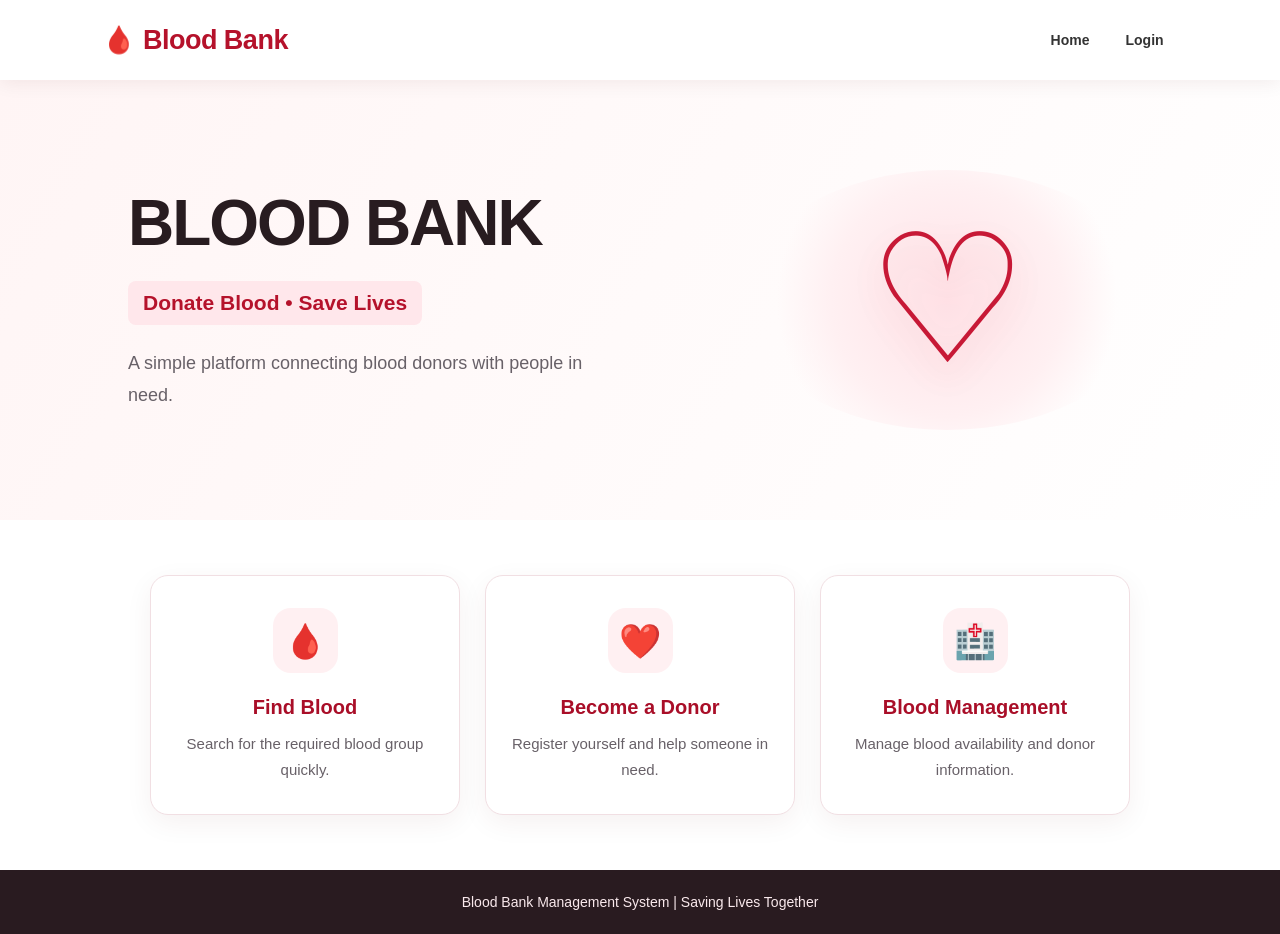
<file: index.html>
<!DOCTYPE html>
<html>
<head>
    <title>Blood Bank Management System</title>
<link rel="stylesheet"href="style.css">
   
</head>

<body>

    <header>
        <div class="logo">🩸 Blood Bank</div>

        
           
<nav>
    <a href="index.html">Home</a>
    <a href="login.html">Login</a>
</nav>

             
        </nav>
    </header>


    <section class="hero">

        <div class="text">

            <h1>BLOOD BANK</h1>

            <div class="tagline">
                Donate Blood • Save Lives
            </div>

            <p>
                A simple platform connecting blood donors
                with people in need.
            </p>

        </div>


        <div class="medical">

            <div class="heart">♡</div>

            <div class="heartbeat"></div>

        </div>

    </section>


    <section class="cards">

        <div class="card">

            <div class="icon">🩸</div>

            <h3>Find Blood</h3>

            <p>
                Search for the required blood
                group quickly.
            </p>

        </div>


        <div class="card">

            <div class="icon">❤️</div>

            <h3>Become a Donor</h3>

            <p>
                Register yourself and help
                someone in need.
            </p>

        </div>


        <div class="card">

            <div class="icon">🏥</div>

            <h3>Blood Management</h3>

            <p>
                Manage blood availability
                and donor information.
            </p>

        </div>

    </section>


    <footer>
        Blood Bank Management System | Saving Lives Together
    </footer>

</body>
</html>
</file>
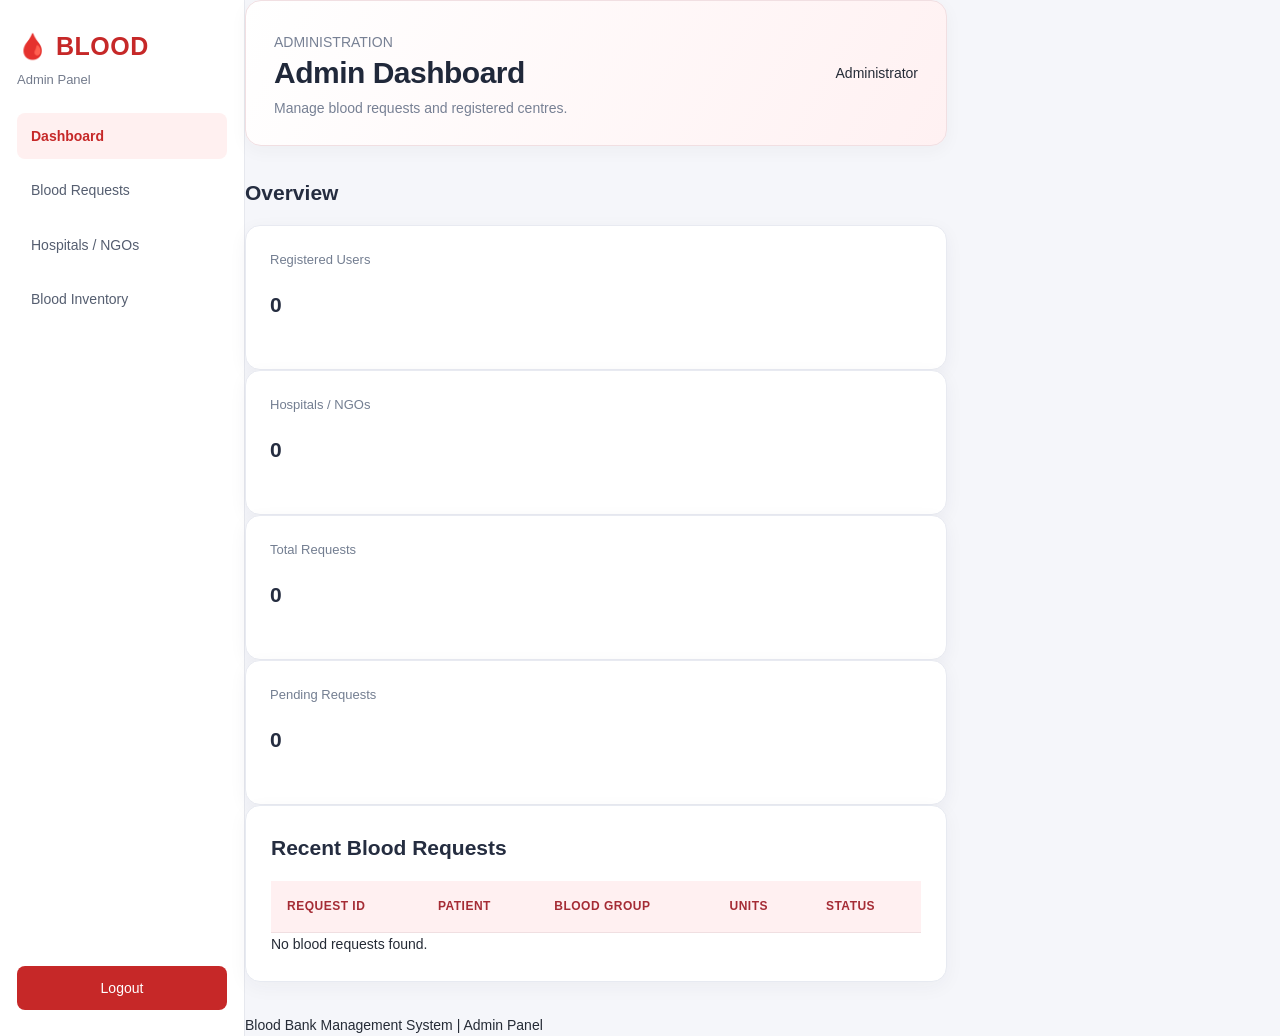
<file: admin-dashboard.html>
<!DOCTYPE html>
<html lang="en">
<head>
    <meta charset="UTF-8">
    <meta name="viewport" content="width=device-width, initial-scale=1.0">
    <title>Admin Dashboard | Blood Bank</title>
    <link rel="stylesheet" href="./admin-dashboard.css">
    <script src="admin-dashboard.js" defer></script>
</head>
<body>
    <div class="layout">
        <aside class="sidebar">
            <h2>🩸 BLOOD </h2>
            <p class="subtitle">Admin Panel</p>

            <nav>
                <a href="#overview" class="nav-link active" data-section="overview">Dashboard</a>
                <a href="#requests" class="nav-link" data-section="requests">Blood Requests</a>
                <a href="#centres" class="nav-link" data-section="centres">Hospitals / NGOs</a>
                <a href="#inventory" class="nav-link" data-section="inventory">Blood Inventory</a>
            </nav>

            <button id="logoutBtn" class="logout">Logout</button>
        </aside>

        <main class="main">
            <header class="topbar">
                <div>
                    <p class="eyebrow">ADMINISTRATION</p>
                    <h1>Admin Dashboard</h1>
                    <p class="muted">Manage blood requests and registered centres.</p>
                </div>
                <span class="account">Administrator</span>
            </header>

            <section id="overview" class="page-section">
                <h2>Overview</h2>

                <div class="stats">
                    <article class="stat-card">
                        <p>Registered Users</p>
                        <h2 id="totalUsers">0</h2>
                    </article>
                    <article class="stat-card">
                        <p>Hospitals / NGOs</p>
                        <h2 id="totalCentres">0</h2>
                    </article>
                    <article class="stat-card">
                        <p>Total Requests</p>
                        <h2 id="totalRequests">0</h2>
                    </article>
                    <article class="stat-card">
                        <p>Pending Requests</p>
                        <h2 id="pendingRequests">0</h2>
                    </article>
                </div>

                <article class="panel">
                    <h2>Recent Blood Requests</h2>
                    <div class="table-wrap">
                        <table>
                            <thead>
                                <tr>
                                    <th>Request ID</th>
                                    <th>Patient</th>
                                    <th>Blood Group</th>
                                    <th>Units</th>
                                    <th>Status</th>
                                </tr>
                            </thead>
                            <tbody id="recentTableBody"></tbody>
                        </table>
                    </div>
                    <p id="recentEmpty" class="empty">No blood requests found.</p>
                </article>
            </section>

            <section id="requests" class="page-section hidden">
                <h2>Blood Requests</h2>
                <p class="muted">Review requests and assign them to a registered centre.</p>

                <article class="panel">
                    <div class="table-wrap">
                        <table>
                            <thead>
                                <tr>
                                    <th>Request ID</th>
                                    <th>Patient</th>
                                    <th>Blood Group</th>
                                    <th>Units</th>
                                    <th>Status</th>
                                    <th>Assign Centre</th>
                                    <th>Action</th>
                                </tr>
                            </thead>
                            <tbody id="requestsTableBody"></tbody>
                        </table>
                    </div>
                    <p id="requestsEmpty" class="empty">No blood requests found.</p>
                    <p id="requestMessage" class="success-message"></p>
                </article>
            </section>

            <section id="centres" class="page-section hidden">
                <h2>Registered Hospitals / NGOs</h2>
                <p class="muted">Centres registered through the registration form.</p>

                <article class="panel">
                    <div class="table-wrap">
                        <table>
                            <thead>
                                <tr>
                                    <th>Name</th>
                                    <th>Email</th>
                                    <th>Role</th>
                                    <th>Phone</th>
                                </tr>
                            </thead>
                            <tbody id="centresTableBody"></tbody>
                        </table>
                    </div>
                    <p id="centresEmpty" class="empty">No registered hospitals or NGOs found.</p>
                </article>
            </section>

            <section id="inventory" class="page-section hidden">
                <h2>Blood Inventory Overview</h2>
                <p class="muted">Shows inventory saved in this browser by the centre dashboard.</p>

                <div id="inventoryGrid" class="blood-grid"></div>

                <p class="notice">
                    This is a front-end demo. Inventory is not yet separated by centre
                    and is not connected to a shared database.
                </p>
            </section>

            <footer>Blood Bank Management System | Admin Panel</footer>
        </main>
    </div>
</body>
</html>
</file>
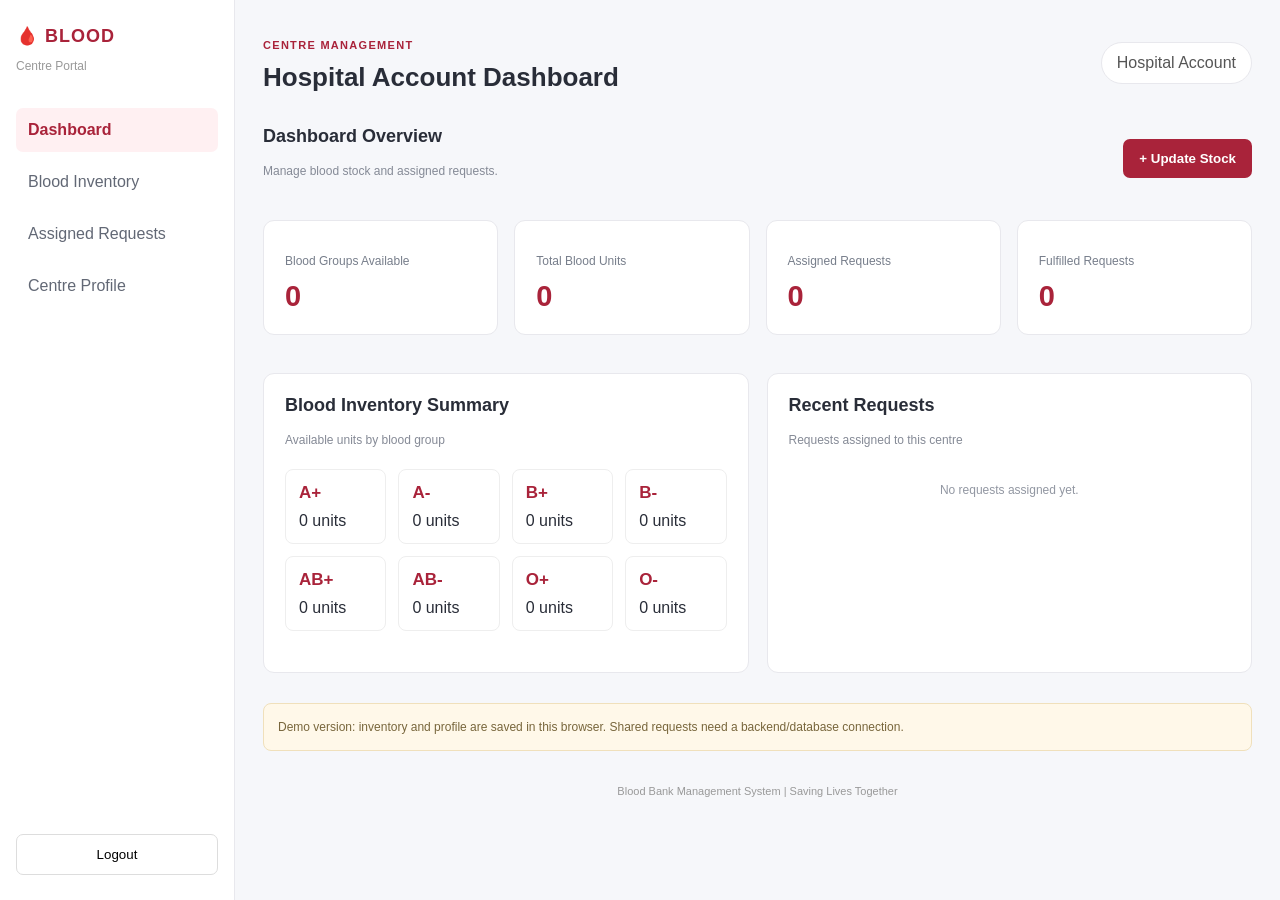
<file: hospital-dashboard.html>
<!DOCTYPE html>
<html lang="en">
<head>
    <meta charset="UTF-8">
    <meta name="viewport" content="width=device-width, initial-scale=1.0">
    <title>Hospital / NGO Dashboard</title>
    <link rel="stylesheet" href="hospital-dashboard.css">
    <script src="hospital-dashboard.js" defer></script>
</head>
<body>
    <div class="layout">
        <aside class="sidebar">
            <h2>🩸 BLOOD</h2>
            <p class="subtitle">Centre Portal</p>

            <nav>
                <a href="#dashboard" class="nav-link active" data-section="dashboard">Dashboard</a>
                <a href="#inventory" class="nav-link" data-section="inventory">Blood Inventory</a>
                <a href="#requests" class="nav-link" data-section="requests">Assigned Requests</a>
                <a href="#profile" class="nav-link" data-section="profile">Centre Profile</a>
            </nav>

            <button id="logoutBtn" class="logout">Logout</button>
        </aside>

        <main class="main">
            <header class="topbar">
                <div>
                    <p class="eyebrow">CENTRE MANAGEMENT</p>
                    <h1 id="welcomeTitle">Hospital / NGO Dashboard</h1>
                </div>
                <span class="account" id="accountName">Centre Account</span>
            </header>

            <section id="dashboard" class="page-section">
                <div class="heading-row">
                    <div>
                        <h2>Dashboard Overview</h2>
                        <p class="muted">Manage blood stock and assigned requests.</p>
                    </div>
                    <button class="primary" data-go="inventory">+ Update Stock</button>
                </div>

                <div class="stats">
                    <article class="stat-card">
                        <p>Blood Groups Available</p>
                        <h2 id="groupsListed">0</h2>
                    </article>
                    <article class="stat-card">
                        <p>Total Blood Units</p>
                        <h2 id="totalUnits">0</h2>
                    </article>
                    <article class="stat-card">
                        <p>Assigned Requests</p>
                        <h2 id="totalRequests">0</h2>
                    </article>
                    <article class="stat-card">
                        <p>Fulfilled Requests</p>
                        <h2 id="fulfilledRequests">0</h2>
                    </article>
                </div>

                <div class="columns">
                    <article class="panel">
                        <h2>Blood Inventory Summary</h2>
                        <p class="muted">Available units by blood group</p>
                        <div id="inventorySummary" class="blood-grid"></div>
                    </article>

                    <article class="panel">
                        <h2>Recent Requests</h2>
                        <p class="muted">Requests assigned to this centre</p>
                        <div id="recentRequests">
                            <p class="empty">No requests assigned yet.</p>
                        </div>
                    </article>
                </div>

                <p class="notice">
                    Demo version: inventory and profile are saved in this browser.
                    Shared requests need a backend/database connection.
                </p>
            </section>

            <section id="inventory" class="page-section hidden">
                <div class="section-heading">
                    <h2>Blood Inventory</h2>
                    <p class="muted">Update the available units for every blood group.</p>
                </div>

                <form id="inventoryForm" class="panel">
                    <div id="inventoryFields" class="blood-grid"></div>
                    <button class="primary" type="submit">Save Inventory</button>
                    <p id="inventoryMessage" class="success-message"></p>
                </form>
            </section>

            <section id="requests" class="page-section hidden">
                <div class="section-heading">
                    <h2>Assigned Requests</h2>
                    <p class="muted">Review requests assigned by the admin.</p>
                </div>

                <article class="panel">
                    <div class="table-wrap">
                        <table>
                            <thead>
                                <tr>
                                    <th>Request ID</th>
                                    <th>Patient</th>
                                    <th>Blood Group</th>
                                    <th>Units</th>
                                    <th>Status</th>
                                    <th>Update Status</th>
                                </tr>
                            </thead>
                            <tbody id="requestsTableBody"></tbody>
                        </table>
                    </div>
                    <p id="requestsEmpty" class="empty">
                        No requests assigned to this centre yet.
                    </p>
                </article>
            </section>

            <section id="profile" class="page-section hidden">
                <div class="section-heading">
                    <h2>Centre Profile</h2>
                    <p class="muted">Add your hospital or NGO details.</p>
                </div>

                <form id="profileForm" class="panel profile-form">
                    <label>Centre Type
                        <select id="centreType" required>
                            <option value="Hospital">Hospital</option>
                            <option value="NGO">NGO</option>
                        </select>
                    </label>

                    <label>Hospital / NGO Name
                        <input id="centreName" type="text" required placeholder="Enter centre name">
                    </label>

                    <label>Contact Number
                        <input id="centrePhone" type="tel" pattern="[0-9]{10}" maxlength="10"
                               required placeholder="10-digit mobile number">
                    </label>

                    <label>City
                        <input id="centreCity" type="text" required placeholder="Enter city">
                    </label>

                    <label>Email Address
                        <input id="centreEmail" type="email" placeholder="Enter email address">
                    </label>

                    <button class="primary" type="submit">Save Profile</button>
                    <p id="profileMessage" class="success-message"></p>
                </form>
            </section>

            <footer>Blood Bank Management System | Saving Lives Together</footer>
        </main>
    </div>
</body>
</html>
</file>
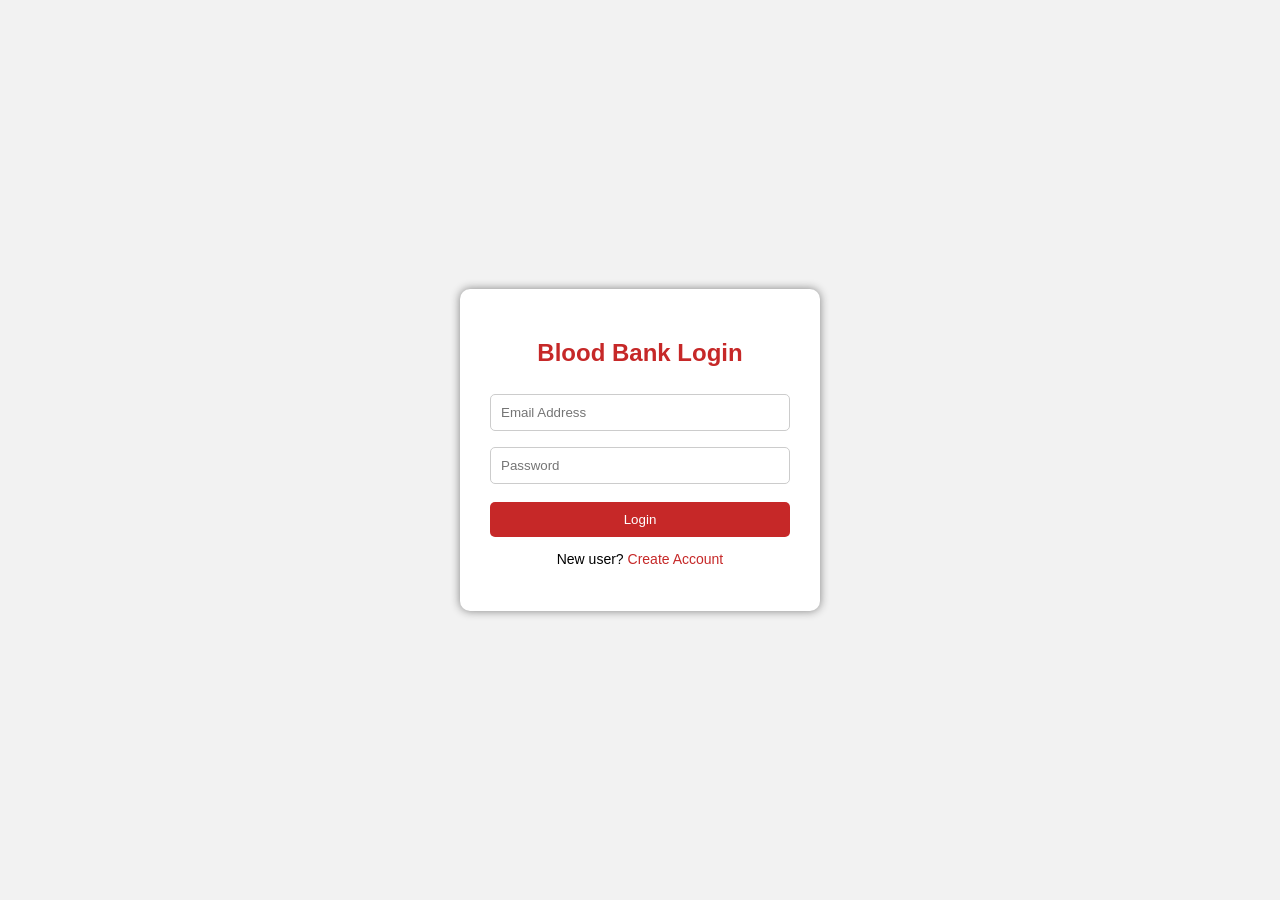
<file: login.html>
<!DOCTYPE html>
<html lang="en">
<head>
    <meta charset="UTF-8">
    <meta name="viewport" content="width=device-width, initial-scale=1.0">
    <title>Blood Bank - Login</title>
    <link rel="stylesheet" href="login.css">
</head>
<body>

    <div class="login">
        <div id="loginForm">
            <h2>Blood Bank Login</h2>

            <form id="login">
                <input type="email" id="loginEmail"
                    placeholder="Email Address" required>

                <input type="password" id="loginPassword"
                    placeholder="Password" required>

                <button type="submit">Login</button>
            </form>

            <p>New user?
                <a href="#" id="showRegister">Create Account</a>
            </p>
        </div>

        <div id="registerForm" class="hidden">
            <h2>Create Account</h2>

            <form id="register">
                <input type="text" id="name"
                    placeholder="Full Name" required>

                <input type="email" id="email"
                    placeholder="Email Address" required>

                <input type="tel" id="phone"
                    placeholder="Mobile Number"
                    pattern="[0-9]{10}" maxlength="10" required>

                <select id="role" required>
                    <option value="">Select User Type</option>
                    <option value="user">Blood Requester</option>
                    <option value="hospital">hospital</option>
                     <option value="ngo">NGO</option>
                </select>

                <input type="password" id="password"
                    placeholder="Create Password"
                    minlength="6" required>

                <button type="submit">Register</button>
            </form>

            <p>Already registered?
                <a href="#" id="showLogin">Login</a>
            </p>
        </div>

        <p id="message"></p>
    </div>

    <script src="login.js"></script>
</body>
</html>
</file>
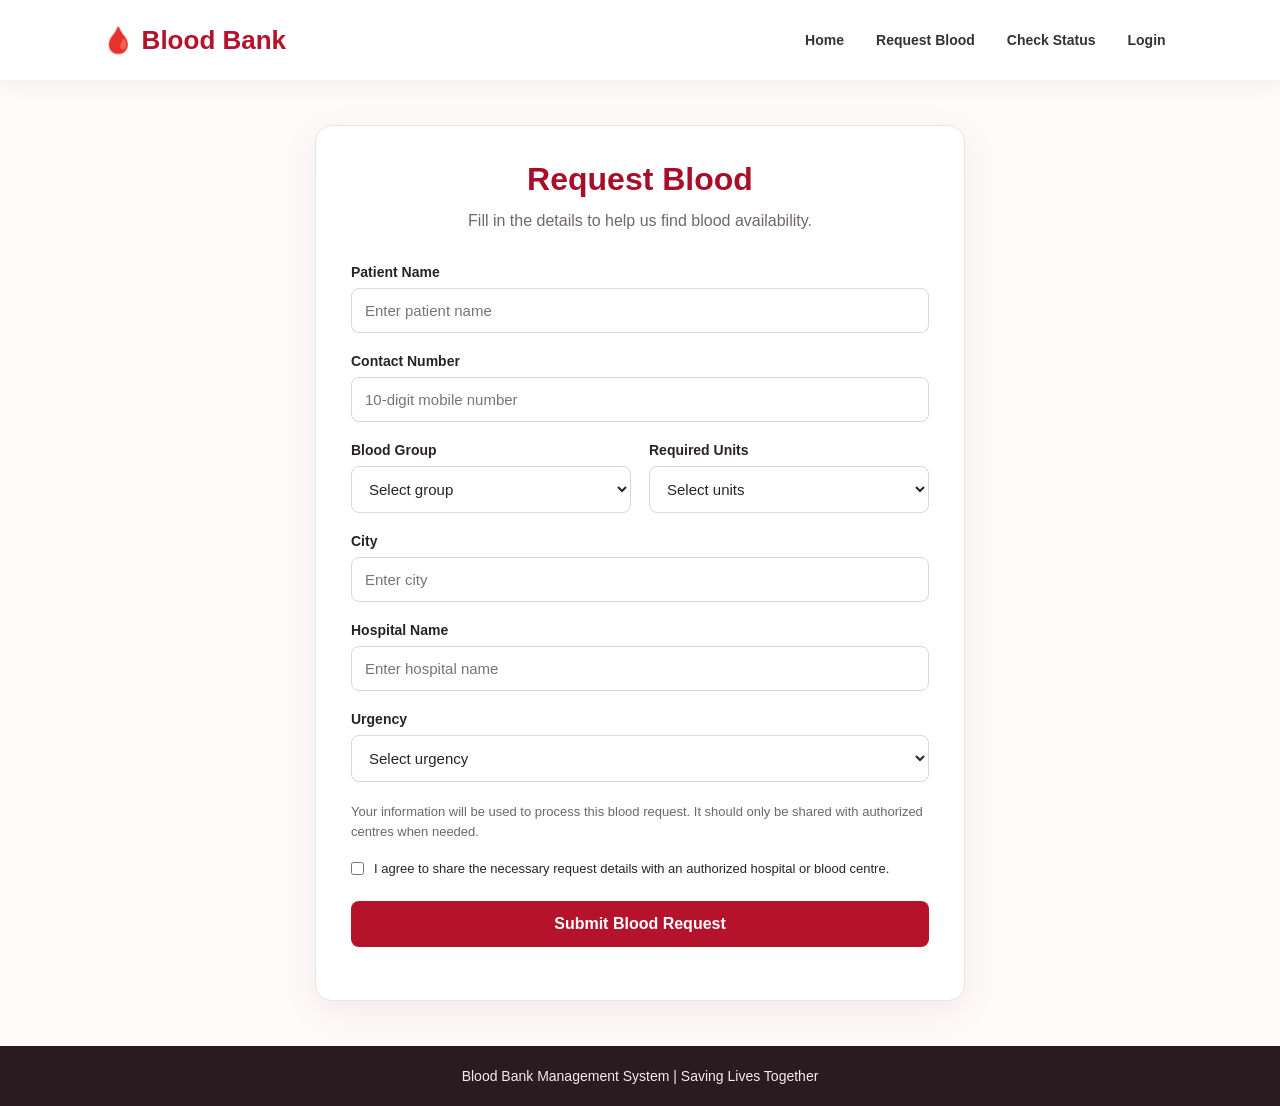
<file: request.html>
<!DOCTYPE html>
<html lang="en">
<head>
    <meta charset="UTF-8">
    <meta name="viewport" content="width=device-width, initial-scale=1.0">
    <title>Request Blood | Blood Bank</title>
    <link rel="stylesheet" href="request.css">
</head>
<body>

    <header>
        <div class="logo">🩸 Blood Bank</div>
        <nav>
            <a href="index.html">Home</a>
            <a href="request.html">Request Blood</a>
            <a href="status.html">Check Status</a>
            <a href="login.html">Login</a>
        </nav>
    </header>

    <main class="request-container">
        <div class="page-heading">
            <h1>Request Blood</h1>
            <p>Fill in the details to help us find blood availability.</p>
        </div>

        <form id="bloodRequestForm">
            <div class="form-group">
                <label for="patientName">Patient Name</label>
                <input type="text" id="patientName"
                       placeholder="Enter patient name" required>
            </div>

            <div class="form-group">
                <label for="contact">Contact Number</label>
                <input type="tel" id="contact"
                       placeholder="10-digit mobile number"
                       pattern="[6-9][0-9]{9}"
                       maxlength="10" required>
            </div>

            <div class="form-row">
                <div class="form-group">
                    <label for="bloodGroup">Blood Group</label>
                    <select id="bloodGroup" required>
                        <option value="">Select group</option>
                        <option>A+</option>
                        <option>A-</option>
                        <option>B+</option>
                        <option>B-</option>
                        <option>AB+</option>
                        <option>AB-</option>
                        <option>O+</option>
                        <option>O-</option>
                    </select>
                </div>

                <div class="form-group">
                    <label for="units">Required Units</label>
                    <select id="units" required>
                        <option value="">Select units</option>
                        <option value="1">1 unit</option>
                        <option value="2">2 units</option>
                        <option value="3">3 units</option>
                        <option value="4">4 units</option>
                        <option value="5">5 units</option>
                    </select>
                </div>
            </div>

            <div class="form-group">
                <label for="city">City</label>
                <input type="text" id="city"
                       placeholder="Enter city" required>
            </div>

            <div class="form-group">
                <label for="hospital">Hospital Name</label>
                <input type="text" id="hospital"
                       placeholder="Enter hospital name" required>
            </div>

            <div class="form-group">
                <label for="urgency">Urgency</label>
                <select id="urgency" required>
                    <option value="">Select urgency</option>
                    <option value="Normal">Normal</option>
                    <option value="Urgent">Urgent</option>
                    <option value="Emergency">Emergency</option>
                </select>
            </div>

            <p class="privacy-note">
                Your information will be used to process this blood request.
                It should only be shared with authorized centres when needed.
            </p>

            <label class="consent">
                <input type="checkbox" id="consent" required>
                I agree to share the necessary request details with an
                authorized hospital or blood centre.
            </label>

            <button type="submit">Submit Blood Request</button>
            <p id="message" role="status" aria-live="polite"></p>
        </form>
    </main>

    <footer>
        Blood Bank Management System | Saving Lives Together
    </footer>

    <script src="request.js"></script>
</body>
</html>
</file>
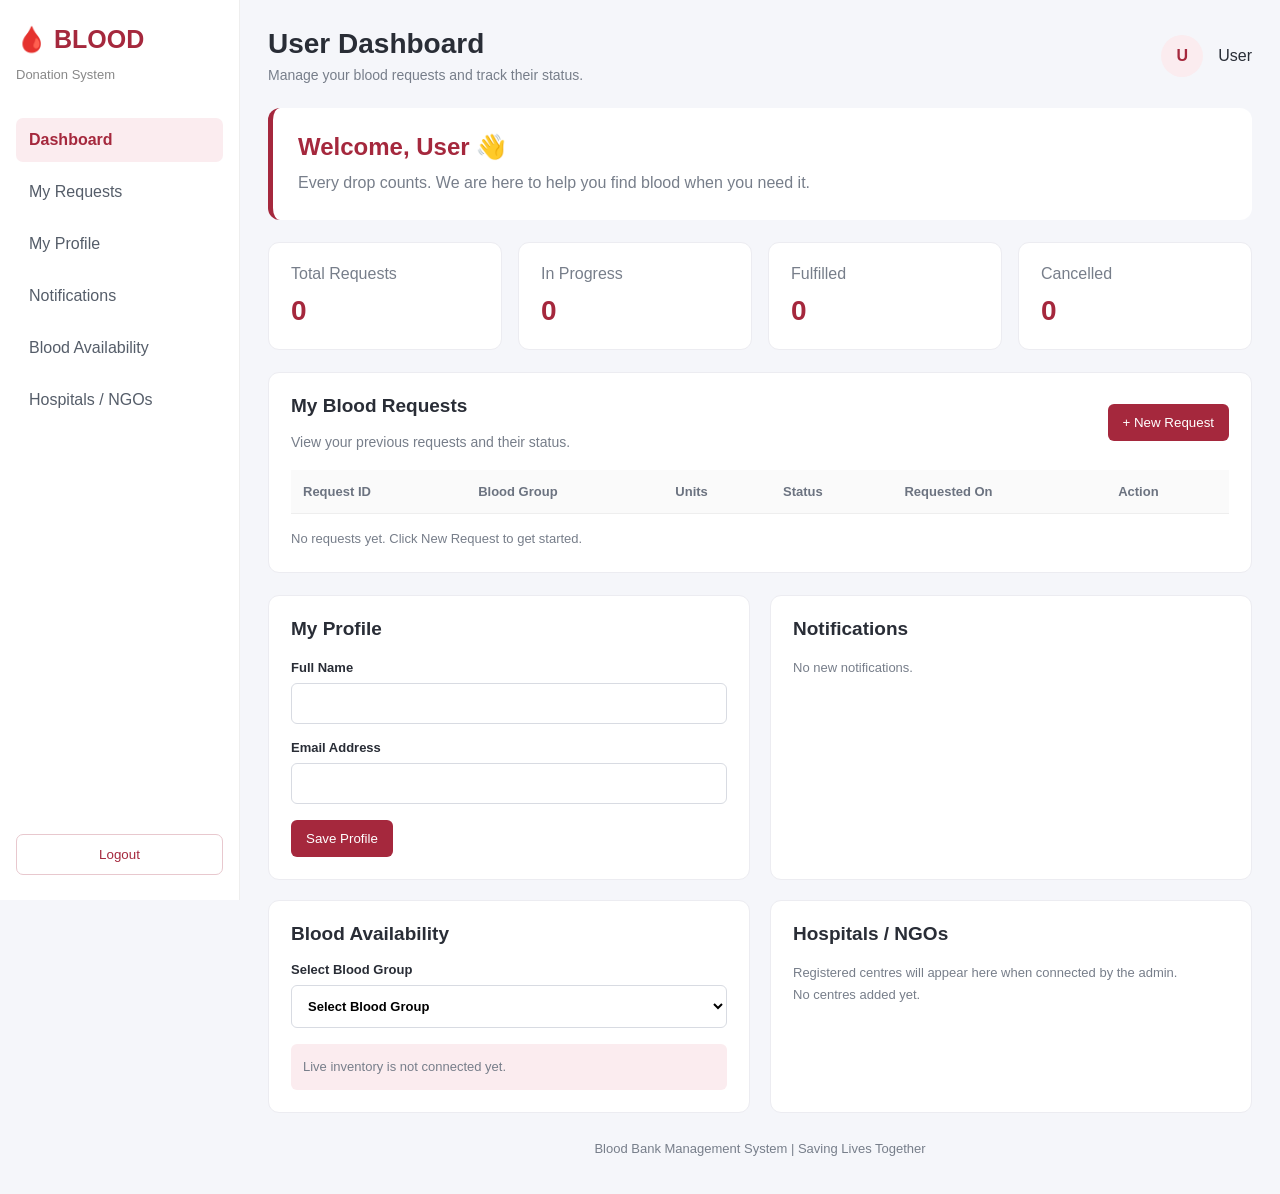
<file: user-dashboard.html>
<!DOCTYPE html>
<html lang="en">
<head>
    <meta charset="UTF-8">
    <meta name="viewport" content="width=device-width, initial-scale=1.0">
    <title>User Dashboard | Blood Bank</title>
    <link rel="stylesheet" href="user-dashboard.css">
    <script src="user-dashboard.js" defer></script>
</head>
<body>

    <aside class="sidebar">
        <h2>🩸 BLOOD</h2>
        <p class="subtitle">Donation System</p>

        <a class="active" href="#dashboard">Dashboard</a>
        <a href="#requests">My Requests</a>
        <a href="#profile">My Profile</a>
        <a href="#notifications">Notifications</a>
        <a href="#availability">Blood Availability</a>
        <a href="#hospitals">Hospitals / NGOs</a>

        <button id="logoutBtn" class="logout">Logout</button>
    </aside>

    <main class="main-content" id="dashboard">

        <header class="topbar">
            <div>
                <h1>User Dashboard</h1>
                <p>Manage your blood requests and track their status.</p>
            </div>
            <div class="user-info">
                <div class="avatar" id="avatar">U</div>
                <span id="headerName">User</span>
            </div>
        </header>

        <section class="welcome">
            <h2>Welcome, <span id="welcomeName">User</span> 👋</h2>
            <p>Every drop counts. We are here to help you find blood when you need it.</p>
        </section>

        <section class="stats">
            <div class="stat-card">
                <p>Total Requests</p>
                <h2 id="totalRequests">0</h2>
            </div>
            <div class="stat-card">
                <p>In Progress</p>
                <h2 id="progressRequests">0</h2>
            </div>
            <div class="stat-card">
                <p>Fulfilled</p>
                <h2 id="fulfilledRequests">0</h2>
            </div>
            <div class="stat-card">
                <p>Cancelled</p>
                <h2 id="cancelledRequests">0</h2>
            </div>
        </section>

        <section class="panel" id="requests">
            <div class="section-heading">
                <div>
                    <h2>My Blood Requests</h2>
                    <p>View your previous requests and their status.</p>
                </div>
                <button id="newRequestBtn">+ New Request</button>
            </div>

            <div class="table-wrapper">
                <table>
                    <thead>
                        <tr>
                            <th>Request ID</th>
                            <th>Blood Group</th>
                            <th>Units</th>
                            <th>Status</th>
                            <th>Requested On</th>
                            <th>Action</th>
                        </tr>
                    </thead>
                    <tbody id="requestTableBody"></tbody>
                </table>
            </div>

            <p id="emptyRequests">No requests yet. Click New Request to get started.</p>
        </section>

        <section class="panel form-panel" id="newRequestSection" hidden>
            <div class="section-heading">
                <h2>New Blood Request</h2>
                <button type="button" id="cancelFormBtn" class="secondary">Cancel</button>
            </div>

            <form id="requestForm">
                <div class="form-grid">
                    <label>Blood Group *
                        <select id="bloodGroup" required>
                            <option value="">Select Blood Group</option>
                            <option>A+</option>
                            <option>A-</option>
                            <option>B+</option>
                            <option>B-</option>
                            <option>AB+</option>
                            <option>AB-</option>
                            <option>O+</option>
                            <option>O-</option>
                        </select>
                    </label>

                    <label>Units Required *
                        <input type="number" id="units" min="1" max="20"
                               placeholder="e.g. 2" required>
                    </label>

                    <label>Patient Name *
                        <input type="text" id="patientName"
                               placeholder="Enter patient name" required>
                    </label>

                    <label>Contact Number *
                        <input type="tel" id="contact"
                               placeholder="10-digit mobile number"
                               pattern="[0-9]{10}" maxlength="10" required>
                    </label>

                    <label>Hospital Name *
                        <input type="text" id="hospitalName"
                               placeholder="Enter hospital name" required>
                    </label>

                    <label>City *
                        <input type="text" id="city"
                               placeholder="Enter city" required>
                    </label>

                    <label class="full-width">Request Details
                        <textarea id="details" rows="3"
                                  placeholder="Additional information (optional)"></textarea>
                    </label>
                </div>

                <p class="note">This demo saves requests in your browser. It does not notify hospitals automatically.</p>

                <button type="submit">Submit Request</button>
                <p id="formMessage"></p>
            </form>
        </section>

        <section class="lower-grid">
            <div class="panel" id="profile">
                <h2>My Profile</h2>
                <form id="profileForm">
                    <label>Full Name
                        <input type="text" id="profileName" required>
                    </label>
                    <label>Email Address
                        <input type="email" id="profileEmail" required>
                    </label>
                    <button type="submit">Save Profile</button>
                    <p id="profileMessage"></p>
                </form>
            </div>

            <div class="panel" id="notifications">
                <h2>Notifications</h2>
                <div id="notificationList">
                    <p>No new notifications.</p>
                </div>
            </div>

            <div class="panel" id="availability">
                <h2>Blood Availability</h2>
                <label>Select Blood Group
                    <select id="availabilityGroup">
                        <option value="">Select Blood Group</option>
                        <option>A+</option><option>A-</option>
                        <option>B+</option><option>B-</option>
                        <option>AB+</option><option>AB-</option>
                        <option>O+</option><option>O-</option>
                    </select>
                </label>
                <p id="availabilityResult">Live inventory is not connected yet.</p>
            </div>

            <div class="panel" id="hospitals">
                <h2>Hospitals / NGOs</h2>
                <p>Registered centres will appear here when connected by the admin.</p>
                <div id="centreList">No centres added yet.</div>
            </div>
        </section>

        <footer>Blood Bank Management System | Saving Lives Together</footer>
    </main>

</body>
</html>
</file>
<file: style.css>
/* ===== GLOBAL STYLES ===== */
* {
    margin: 0;
    padding: 0;
    box-sizing: border-box;
}

html {
    scroll-behavior: smooth;
}

body {
    font-family: Arial, Helvetica, sans-serif;
    background: #fffafa;
    color: #252525;
    min-height: 100vh;
}

/* ===== NAVBAR ===== */
header {
    display: flex;
    justify-content: space-between;
    align-items: center;
    padding: 22px 8%;
    background: #ffffff;
    box-shadow: 0 3px 18px rgba(70, 0, 0, 0.07);
    position: relative;
    z-index: 10;
}

.logo {
    font-size: 27px;
    font-weight: 800;
    color: #b5122b;
    letter-spacing: -0.5px;
}

nav {
    display: flex;
    align-items: center;
    gap: 12px;
}

nav a {
    color: #333333;
    text-decoration: none;
    font-size: 15px;
    font-weight: 600;
    padding: 11px 16px;
    border-radius: 8px;
    transition: all 0.25s ease;
}

nav a:hover {
    color: #b5122b;
    background: #fff0f2;
}

/* ===== HERO SECTION ===== */
.hero {
    display: flex;
    align-items: center;
    justify-content: space-between;
    gap: 50px;
    padding: 85px 10%;
    min-height: 440px;
    background: linear-gradient(120deg, #fff5f5, #ffffff);
}

.text {
    width: 55%;
}

.text h1 {
    font-size: clamp(42px, 5vw, 66px);
    line-height: 1.1;
    letter-spacing: -2px;
    color: #281c20;
    margin-bottom: 22px;
}

.tagline {
    display: inline-block;
    color: #b5122b;
    background: #ffe7eb;
    font-size: 21px;
    font-weight: 700;
    padding: 10px 15px;
    border-radius: 8px;
    margin-bottom: 22px;
}

.text p {
    max-width: 490px;
    color: #686168;
    font-size: 18px;
    line-height: 1.8;
}

.medical {
    width: 40%;
    min-height: 260px;
    display: flex;
    align-items: center;
    justify-content: center;
    background: radial-gradient(
        circle,
        #ffe1e6 0%,
        #fff0f2 48%,
        transparent 70%
    );
    border-radius: 50%;
}

.heart {
    font-size: clamp(120px, 15vw, 180px);
    line-height: 1;
    color: #c71936;
    text-shadow: 0 15px 35px rgba(181, 18, 43, 0.15);
    animation: heartBeat 2s ease-in-out infinite;
}

/* Remove the old misplaced horizontal line */
.heartbeat {
    display: none !important;
}

/* ===== FEATURE CARDS ===== */
.cards {
    display: flex;
    justify-content: center;
    align-items: stretch;
    gap: 25px;
    padding: 55px 8%;
    flex-wrap: wrap;
    background: #ffffff;
}

.card {
    flex: 1 1 230px;
    max-width: 310px;
    min-height: 220px;
    padding: 32px 25px;
    text-align: center;
    background: #ffffff;
    border: 1px solid #f1dfe3;
    border-radius: 18px;
    box-shadow: 0 8px 28px rgba(80, 0, 20, 0.06);
    transition: transform 0.3s ease,
                box-shadow 0.3s ease,
                border-color 0.3s ease;
}

.card:hover {
    transform: translateY(-8px);
    border-color: #e9a0ae;
    box-shadow: 0 16px 35px rgba(130, 0, 25, 0.12);
}

.card .icon {
    display: inline-flex;
    align-items: center;
    justify-content: center;
    width: 65px;
    height: 65px;
    border-radius: 18px;
    background: #fff0f2;
    font-size: 34px;
    margin-bottom: 15px;
}

.card h3 {
    color: #a90e28;
    font-size: 20px;
    margin: 8px 0 12px;
}

.card p {
    color: #686168;
    font-size: 15px;
    line-height: 1.7;
}

/* ===== FOOTER ===== */
footer {
    padding: 24px 15px;
    text-align: center;
    background: #291b20;
    color: #f9e9ec;
    font-size: 14px;
}

/* ===== ANIMATION ===== */
@keyframes heartBeat {
    0%, 100% {
        transform: scale(1);
    }

    15% {
        transform: scale(1.07);
    }

    30% {
        transform: scale(1);
    }

    45% {
        transform: scale(1.04);
    }
}

/* ===== TABLET AND MOBILE ===== */
@media (max-width: 800px) {
    header {
        padding: 20px 5%;
        flex-direction: column;
        gap: 16px;
    }

    nav {
        justify-content: center;
        flex-wrap: wrap;
        gap: 4px;
    }

    nav a {
        font-size: 14px;
        padding: 9px 11px;
    }

    .hero {
        flex-direction: column;
        text-align: center;
        padding: 55px 6% 35px;
        gap: 25px;
    }

    .text,
    .medical {
        width: 100%;
    }

    .text h1 {
        font-size: 43px;
        letter-spacing: -1px;
    }

    .tagline {
        font-size: 18px;
    }

    .text p {
        margin: 0 auto;
        font-size: 16px;
    }

    .medical {
        min-height: 190px;
        max-width: 300px;
    }

    .heart {
        font-size: 120px;
    }

    .cards {
        padding: 35px 6%;
        gap: 18px;
    }

    .card {
        flex: 1 1 100%;
        max-width: 380px;
        min-height: auto;
    }
}

/* Respect reduced-motion preferences */
@media (prefers-reduced-motion: reduce) {
    *,
    *::before,
    *::after {
        animation: none !important;
        transition: none !important;
        scroll-behavior: auto !important;
    }
}

/* Navigation links */
header nav {
    display: flex;
    align-items: center;
    justify-content: center;
    flex-wrap: wrap;
    gap: 8px;
}

header nav a {
    color: #333333;
    text-decoration: none;
    padding: 10px 14px;
    border-radius: 8px;
    font-size: 14px;
    font-weight: 600;
    transition: 0.3s;
}

header nav a:hover {
    color: #b5122b;
    background: #fff0f2;
}

@media (max-width: 800px) {
    header nav {
        gap: 4px;
    }

    header nav a {
        padding: 9px 10px;
        font-size: 13px;
    }
}
</file>
<file: admin-dashboard.css>
/* ===== Blood Bank Admin Dashboard ===== */

* {
    margin: 0;
    padding: 0;
    box-sizing: border-box;
}

:root {
    --red: #c62828;
    --dark-red: #a51f2b;
    --light-red: #fff0f0;
    --background: #f5f6fa;
    --white: #ffffff;
    --text: #252b36;
    --muted: #737b8c;
    --border: #e6e8ee;
    --green: #198754;
    --shadow: 0 4px 16px rgba(25, 30, 45, 0.06);
}

body {
    font-family: Arial, Helvetica, sans-serif;
    background: var(--background);
    color: var(--text);
    font-size: 14px;
    line-height: 1.6;
}

button,
input,
select,
textarea {
    font: inherit;
}

button {
    cursor: pointer;
}

a {
    color: inherit;
    text-decoration: none;
}

/* Main layout */

.layout {
    display: flex;
    min-height: 100vh;
}

/* Sidebar */

.sidebar {
    width: 245px;
    min-width: 245px;
    background: #ffffff;
    border-right: 1px solid var(--border);
    padding: 26px 17px;
    display: flex;
    flex-direction: column;
    gap: 22px;
}

.sidebar h2 {
    font-size: 25px;
    color: var(--red);
    letter-spacing: 0.5px;
}

.subtitle {
    color: var(--muted);
    font-size: 13px;
    margin-top: -18px;
}

.sidebar nav {
    display: flex;
    flex-direction: column;
    gap: 8px;
}

.nav-link {
    display: block;
    padding: 12px 14px;
    color: #555e70;
    border-radius: 8px;
    font-size: 14px;
    transition: 0.2s;
}

.nav-link:hover,
.nav-link.active {
    background: var(--light-red);
    color: var(--red);
    font-weight: 600;
}

#logoutBtn,
#logoutButton {
    background: var(--red);
    color: white;
    border: none;
    padding: 11px 15px;
    border-radius: 8px;
    margin-top: auto;
}

#logoutBtn:hover,
#logoutButton:hover {
    background: var(--dark-red);
}

/* Main content */

.main-content {
    flex: 1;
    min-width: 0;
    padding: 28px 32px;
}

.topbar {
    display: flex;
    align-items: center;
    justify-content: space-between;
    gap: 16px;
    margin-bottom: 30px;
}

.topbar h1 {
    font-size: 27px;
    line-height: 1.3;
    color: #202634;
}

.topbar p,
.welcome-text {
    color: var(--muted);
    margin-top: 5px;
}

.admin-badge {
    display: inline-block;
    background: var(--light-red);
    color: var(--red);
    padding: 8px 14px;
    border-radius: 20px;
    font-weight: 600;
}

/* Sections and headings */

section {
    margin-bottom: 30px;
    scroll-margin-top: 20px;
}

section h2 {
    font-size: 20px;
    margin-bottom: 17px;
    color: #252b36;
}

.section-description {
    color: var(--muted);
    margin-top: -10px;
    margin-bottom: 18px;
}

/* Statistics cards */

.stats-grid,
.overview-grid,
.cards-grid,
.stat-cards {
    display: grid;
    grid-template-columns: repeat(4, minmax(0, 1fr));
    gap: 18px;
    margin-bottom: 28px;
}

.stat-card,
.stat-card-link,
.content-card,
.panel,
.table-container,
.form-card {
    background: var(--white);
    border: 1px solid var(--border);
    border-radius: 12px;
    box-shadow: var(--shadow);
}

.stat-card,
.stat-card-link {
    padding: 22px;
}

.stat-card p,
.stat-card-link p {
    color: var(--muted);
    font-size: 13px;
    margin-bottom: 12px;
}

.stat-card h3,
.stat-card-link h3 {
    font-size: 30px;
    color: var(--red);
    line-height: 1.2;
}

/* Content panels */

.panel,
.content-card,
.form-card {
    padding: 24px;
    margin-bottom: 24px;
}

.panel h2,
.content-card h2 {
    margin-bottom: 16px;
}

/* Tables */

.table-container {
    width: 100%;
    overflow-x: auto;
    margin-bottom: 25px;
}

table {
    width: 100%;
    border-collapse: collapse;
    min-width: 650px;
    background: white;
}

thead {
    background: #fff5f5;
}

th,
td {
    padding: 14px 16px;
    text-align: left;
    border-bottom: 1px solid var(--border);
    white-space: nowrap;
}

th {
    color: #555e70;
    font-size: 12px;
    text-transform: uppercase;
    letter-spacing: 0.3px;
}

td {
    color: #343b49;
}

tbody tr:hover {
    background: #fffafa;
}

tbody tr:last-child td {
    border-bottom: none;
}

/* Status labels */

.status,
.badge {
    display: inline-block;
    padding: 5px 10px;
    border-radius: 20px;
    font-size: 12px;
    font-weight: 600;
    background: #fff3cd;
    color: #856404;
}

.status.approved,
.status.fulfilled,
.badge.success {
    background: #d1e7dd;
    color: #146c43;
}

.status.rejected,
.status.cancelled,
.badge.danger {
    background: #f8d7da;
    color: #842029;
}

.status.pending,
.badge.warning {
    background: #fff3cd;
    color: #856404;
}

/* Buttons */

.btn,
button.primary-btn,
button.secondary-btn {
    border: none;
    border-radius: 7px;
    padding: 10px 15px;
    font-weight: 600;
}

.btn-primary,
button.primary-btn {
    background: var(--red);
    color: white;
}

.btn-primary:hover,
button.primary-btn:hover {
    background: var(--dark-red);
}

.btn-secondary,
button.secondary-btn {
    background: #eef0f5;
    color: #333b4b;
}

.btn-secondary:hover,
button.secondary-btn:hover {
    background: #dfe3eb;
}

button:disabled {
    opacity: 0.6;
    cursor: not-allowed;
}

/* Forms and inputs */

form {
    width: 100%;
}

.form-group {
    margin-bottom: 17px;
}

.form-group label,
label {
    display: block;
    margin-bottom: 7px;
    font-weight: 600;
    color: #424958;
}

input,
select,
textarea {
    width: 100%;
    padding: 11px 12px;
    border: 1px solid #d9dde6;
    border-radius: 7px;
    background: white;
    color: var(--text);
    outline: none;
}

input:focus,
select:focus,
textarea:focus {
    border-color: var(--red);
    box-shadow: 0 0 0 3px rgba(198, 40, 40, 0.1);
}

textarea {
    min-height: 100px;
    resize: vertical;
}

/* Inventory and centre lists */

.inventory-grid,
.centres-grid {
    display: grid;
    grid-template-columns: repeat(3, minmax(0, 1fr));
    gap: 16px;
}

.inventory-item,
.centre-card {
    background: white;
    border: 1px solid var(--border);
    border-radius: 10px;
    padding: 18px;
}

.inventory-item h3,
.centre-card h3 {
    margin-bottom: 8px;
}

.inventory-item p,
.centre-card p {
    color: var(--muted);
    margin-bottom: 5px;
}

/* Utility classes */

.hidden {
    display: none !important;
}

.empty-state,
.no-data {
    text-align: center;
    padding: 25px;
    color: var(--muted);
}

.text-red {
    color: var(--red);
}

.mt-20 {
    margin-top: 20px;
}

/* Responsive design */

@media (max-width: 1100px) {
    .stats-grid,
    .overview-grid,
    .cards-grid,
    .stat-cards {
        grid-template-columns: repeat(2, minmax(0, 1fr));
    }

    .inventory-grid,
    .centres-grid {
        grid-template-columns: repeat(2, minmax(0, 1fr));
    }

    .main-content {
        padding: 24px;
    }
}

@media (max-width: 700px) {
    .layout {
        flex-direction: column;
    }

    .sidebar {
        width: 100%;
        min-width: 0;
        padding: 18px;
        border-right: none;
        border-bottom: 1px solid var(--border);
    }

    .sidebar nav {
        display: grid;
        grid-template-columns: repeat(2, minmax(0, 1fr));
    }

    .subtitle {
        margin-top: -15px;
    }

    #logoutBtn,
    #logoutButton {
        margin-top: 0;
    }

    .main-content {
        padding: 20px 14px;
    }

    .topbar {
        align-items: flex-start;
        flex-direction: column;
    }

    .topbar h1 {
        font-size: 23px;
    }

    .stats-grid,
    .overview-grid,
    .cards-grid,
    .stat-cards,
    .inventory-grid,
    .centres-grid {
        grid-template-columns: 1fr;
    }

    .panel,
    .content-card,
    .form-card {
        padding: 16px;
    }
}
/* ===== Admin Dashboard Design Upgrade ===== */

.main-content {
    flex: 1;
    width: calc(100% - 245px);
    max-width: none;
    min-width: 0;
    padding: 32px 38px;
    background: #f4f6fb;
}

.topbar {
    padding: 25px 28px;
    background: linear-gradient(120deg, #ffffff, #fff1f2);
    border: 1px solid #f1dfe2;
    border-radius: 16px;
    box-shadow: 0 5px 18px rgba(40, 40, 60, 0.04);
    margin-bottom: 30px;
}

.topbar h1 {
    font-size: 30px;
    font-weight: 750;
    letter-spacing: -0.5px;
    color: #20283a;
}

.topbar p {
    font-size: 14px;
    color: #778094;
}

/* Make overview cards appear in a row */

.stats-grid,
.overview-grid,
.cards-grid,
.stat-cards {
    display: grid;
    grid-template-columns: repeat(4, minmax(0, 1fr));
    gap: 20px;
    width: 100%;
    margin: 20px 0 32px;
}

.stat-card,
.stat-card-link {
    min-width: 0;
    min-height: 145px;
    padding: 24px;
    background: #ffffff;
    border: 1px solid #e8eaf1;
    border-radius: 15px;
    box-shadow: 0 5px 18px rgba(35, 45, 70, 0.05);
    transition: transform 0.2s, box-shadow 0.2s;
}

.stat-card:hover,
.stat-card-link:hover {
    transform: translateY(-4px);
    box-shadow: 0 10px 24px rgba(35, 45, 70, 0.10);
}

.stat-card p,
.stat-card-link p {
    font-size: 13px;
    color: #737e91;
    margin-bottom: 17px;
}

.stat-card h3,
.stat-card-link h3 {
    font-size: 34px;
    font-weight: 750;
    color: #bd3038;
}

/* Section headings */

section {
    margin-bottom: 32px;
}

section h2 {
    font-size: 21px;
    font-weight: 700;
    color: #252d40;
    margin-bottom: 16px;
}

.section-description {
    color: #7b8495;
    margin-bottom: 18px;
}

/* Panels and tables */

.panel,
.content-card,
.form-card,
.table-container {
    width: 100%;
    max-width: none;
    background: #ffffff;
    border: 1px solid #e7eaf1;
    border-radius: 15px;
    box-shadow: 0 5px 20px rgba(35, 45, 70, 0.045);
}

.panel,
.content-card,
.form-card {
    padding: 25px;
    margin-bottom: 25px;
}

.table-container {
    overflow-x: auto;
}

table {
    width: 100%;
    min-width: 650px;
    border-collapse: separate;
    border-spacing: 0;
}

thead {
    background: #fff0f1;
}

th {
    padding: 16px;
    color: #a52c35;
    font-size: 12px;
    font-weight: 700;
    letter-spacing: 0.5px;
    border-bottom: 1px solid #f0dfe1;
}

td {
    padding: 16px;
    color: #394256;
    border-bottom: 1px solid #edf0f5;
}

tbody tr:hover {
    background: #fffafa;
}

/* Buttons */

.btn,
button.primary-btn,
button.secondary-btn {
    padding: 11px 17px;
    border-radius: 8px;
    font-weight: 650;
    transition: background 0.2s, transform 0.2s;
}

.btn-primary,
button.primary-btn {
    background: #bd3038;
    color: #ffffff;
}

.btn-primary:hover,
button.primary-btn:hover {
    background: #9f202b;
    transform: translateY(-1px);
}

.btn-secondary,
button.secondary-btn {
    background: #eef1f7;
    color: #343d51;
}

/* Inventory cards */

.inventory-grid,
.centres-grid {
    display: grid;
    grid-template-columns: repeat(4, minmax(0, 1fr));
    gap: 18px;
}

.inventory-item,
.centre-card {
    padding: 22px;
    border-radius: 14px;
    border: 1px solid #e7eaf1;
    background: #ffffff;
    box-shadow: 0 5px 18px rgba(35, 45, 70, 0.05);
}

.inventory-item h3,
.centre-card h3 {
    color: #bd3038;
    font-size: 20px;
    margin-bottom: 10px;
}

.inventory-item p,
.centre-card p {
    color: #727d91;
    font-size: 13px;
}

/* Empty messages */

.empty-state,
.no-data {
    padding: 28px 16px;
    text-align: center;
    color: #7b8495;
    background: #fafbfe;
    border-radius: 8px;
}

/* Responsive layout */

@media (max-width: 1200px) {
    .main-content {
        padding: 25px;
    }

    .stats-grid,
    .overview-grid,
    .cards-grid,
    .stat-cards {
        grid-template-columns: repeat(2, minmax(0, 1fr));
    }

    .inventory-grid,
    .centres-grid {
        grid-template-columns: repeat(2, minmax(0, 1fr));
    }
}

@media (max-width: 700px) {
    .main-content {
        width: 100%;
        padding: 16px;
    }

    .topbar {
        padding: 20px;
    }

    .topbar h1 {
        font-size: 24px;
    }

    .stats-grid,
    .overview-grid,
    .cards-grid,
    .stat-cards,
    .inventory-grid,
    .centres-grid {
        grid-template-columns: 1fr;
    }

    .panel,
    .content-card,
    .form-card {
        padding: 16px;
    }
}
</file>
<file: hospital-dashboard.css>
* {
    box-sizing: border-box;
}

body {
    margin: 0;
    font-family: Arial, sans-serif;
    background: #f6f7fa;
    color: #292d38;
}

.layout {
    display: flex;
    min-height: 100vh;
}

.sidebar {
    width: 235px;
    background: white;
    padding: 25px 16px;
    border-right: 1px solid #e8e8ed;
    display: flex;
    flex-direction: column;
    flex-shrink: 0;
}

.sidebar h2 {
    color: #a9233a;
    margin: 0;
    letter-spacing: 1px;
}

.subtitle {
    color: #999;
    font-size: 12px;
    margin-bottom: 35px;
}

nav {
    display: grid;
    gap: 8px;
}

.nav-link {
    padding: 13px 12px;
    border-radius: 7px;
    text-decoration: none;
    color: #626875;
}

.nav-link:hover,
.nav-link.active {
    background: #fff0f2;
    color: #a9233a;
    font-weight: bold;
}

.logout {
    margin-top: auto;
    padding: 12px;
    background: white;
    border: 1px solid #ddd;
    border-radius: 7px;
    cursor: pointer;
}

.main {
    flex: 1;
    min-width: 0;
    padding: 28px;
}

.topbar,
.heading-row {
    display: flex;
    justify-content: space-between;
    align-items: center;
    gap: 15px;
    margin-bottom: 28px;
}

.eyebrow {
    color: #a9233a;
    font-size: 11px;
    font-weight: bold;
    letter-spacing: 1.3px;
}

h1 {
    font-size: 26px;
    margin: 5px 0;
}

h2 {
    font-size: 18px;
    margin-top: 0;
}

.account {
    background: white;
    border: 1px solid #e8e8ed;
    border-radius: 25px;
    padding: 11px 15px;
    color: #555;
}

.muted {
    color: #858a96;
    font-size: 12px;
    line-height: 1.5;
}

.primary {
    background: #a9233a;
    color: white;
    border: none;
    border-radius: 7px;
    padding: 12px 16px;
    cursor: pointer;
    font-weight: bold;
}

.primary:hover {
    background: #891b2e;
}

.stats {
    display: grid;
    grid-template-columns: repeat(4, minmax(0, 1fr));
    gap: 16px;
    margin-bottom: 20px;
}

.stat-card,
.panel {
    background: white;
    border: 1px solid #e8e8ed;
    border-radius: 11px;
    padding: 21px;
    margin-bottom: 18px;
}

.stat-card p {
    color: #777e8b;
    font-size: 12px;
}

.stat-card h2 {
    color: #a9233a;
    font-size: 29px;
    margin: 12px 0 0;
}

.columns {
    display: grid;
    grid-template-columns: 1fr 1fr;
    gap: 18px;
}

.blood-grid {
    display: grid;
    grid-template-columns: repeat(4, minmax(0, 1fr));
    gap: 12px;
    margin: 20px 0;
}

.blood-item {
    border: 1px solid #eee;
    border-radius: 8px;
    padding: 13px;
}

.blood-item strong {
    display: block;
    color: #a9233a;
    font-size: 17px;
    margin-bottom: 9px;
}

.blood-item label {
    display: block;
    font-size: 12px;
    color: #777e8b;
    margin-bottom: 7px;
}

input,
select {
    width: 100%;
    padding: 11px;
    border: 1px solid #dddfe5;
    border-radius: 6px;
    font: inherit;
    background: white;
}

.profile-form {
    max-width: 650px;
}

.profile-form label {
    display: block;
    font-size: 13px;
    font-weight: bold;
    margin-bottom: 17px;
}

.profile-form input,
.profile-form select {
    display: block;
    margin-top: 8px;
    font-weight: normal;
}

.table-wrap {
    overflow-x: auto;
}

table {
    border-collapse: collapse;
    width: 100%;
    white-space: nowrap;
}

th,
td {
    text-align: left;
    padding: 13px 10px;
    border-bottom: 1px solid #eee;
    font-size: 12px;
}

th {
    background: #fafafd;
    color: #777e8b;
}

.status-select {
    min-width: 120px;
    padding: 8px;
}

.status {
    color: #9b6b16;
    background: #fff4df;
    padding: 5px 8px;
    border-radius: 15px;
    font-size: 11px;
}

.status.fulfilled {
    color: #248552;
    background: #e8f7ef;
}

.status.rejected {
    color: #a9233a;
    background: #fff0f2;
}

.recent-item {
    padding: 12px 0;
    border-bottom: 1px solid #eee;
}

.recent-item strong {
    display: block;
    margin-bottom: 6px;
}

.empty {
    text-align: center;
    padding: 22px 8px;
    color: #9297a2;
    font-size: 12px;
}

.notice {
    background: #fff8e9;
    border: 1px solid #f0e0bb;
    padding: 14px;
    border-radius: 8px;
    font-size: 12px;
    line-height: 1.5;
    color: #78663c;
}

.success-message {
    color: #248552;
    font-size: 12px;
}

.section-heading {
    margin-bottom: 20px;
}

.hidden {
    display: none !important;
}

footer {
    text-align: center;
    padding: 22px 0;
    color: #999;
    font-size: 11px;
}

@media (max-width: 1000px) {
    .stats {
        grid-template-columns: repeat(2, minmax(0, 1fr));
    }

    .columns {
        grid-template-columns: 1fr;
    }

    .blood-grid {
        grid-template-columns: repeat(2, minmax(0, 1fr));
    }
}

@media (max-width: 650px) {
    .layout {
        display: block;
    }

    .sidebar {
        width: 100%;
        padding: 16px;
    }

    nav {
        grid-template-columns: repeat(2, minmax(0, 1fr));
    }

    .logout {
        margin-top: 15px;
    }

    .main {
        padding: 17px 12px;
    }

    .topbar,
    .heading-row {
        align-items: flex-start;
        flex-direction: column;
    }

    .topbar h1 {
        font-size: 22px;
    }

    .stats {
        gap: 10px;
    }

    .stat-card,
    .panel {
        padding: 14px;
    }

    .stat-card h2 {
        font-size: 24px;
    }
}
</file>
<file: login.css>
body {
    font-family: Arial, sans-serif;
    background: #f2f2f2;
    display: flex;
    justify-content: center;
    align-items: center;
    min-height: 100vh;
    margin: 0;
}

.login {
    background: white;
    width: 300px;
    padding: 30px;
    border-radius: 10px;
    box-shadow: 0 0 10px gray;
    text-align: center;
}

h2 {
    color: #c62828;
}

input, select {
    width: 100%;
    padding: 10px;
    margin: 8px 0;
    border: 1px solid #ccc;
    border-radius: 5px;
    box-sizing: border-box;
}

button {
    width: 100%;
    padding: 10px;
    margin-top: 10px;
    background: #c62828;
    color: white;
    border: none;
    border-radius: 5px;
    cursor: pointer;
}

button:hover {
    background: #a51d1d;
}

p {
    font-size: 14px;
}

a {
    color: #c62828;
    text-decoration: none;
}

.hidden {
    display: none;
}

#message {
    margin-top: 12px;
    overflow-wrap: anywhere;
}
</file>
<file: request.css>
* {
    margin: 0;
    padding: 0;
    box-sizing: border-box;
}

body {
    font-family: Arial, sans-serif;
    background: #fffafa;
    color: #292329;
    min-height: 100vh;
}

header {
    display: flex;
    justify-content: space-between;
    align-items: center;
    gap: 20px;
    padding: 22px 8%;
    background: #ffffff;
    box-shadow: 0 3px 18px rgba(70, 0, 0, 0.07);
}

.logo {
    color: #b5122b;
    font-size: 26px;
    font-weight: bold;
}

nav {
    display: flex;
    flex-wrap: wrap;
    gap: 8px;
}

nav a {
    color: #333333;
    text-decoration: none;
    font-size: 14px;
    font-weight: 600;
    padding: 10px 12px;
    border-radius: 8px;
}

nav a:hover {
    color: #b5122b;
    background: #fff0f2;
}

.request-container {
    width: 90%;
    max-width: 650px;
    margin: 45px auto;
    padding: 35px;
    background: #ffffff;
    border: 1px solid #f1dfe3;
    border-radius: 16px;
    box-shadow: 0 10px 35px rgba(80, 0, 20, 0.07);
}

.page-heading {
    text-align: center;
    margin-bottom: 30px;
}

.page-heading h1 {
    color: #a90e28;
    font-size: 32px;
    margin-bottom: 10px;
}

.page-heading p {
    color: #71666b;
    line-height: 1.6;
}

.form-group {
    margin-bottom: 20px;
}

.form-row {
    display: flex;
    gap: 18px;
}

.form-row .form-group {
    flex: 1;
    min-width: 0;
}

label {
    display: block;
    font-size: 14px;
    font-weight: bold;
    margin-bottom: 8px;
}

input:not([type="checkbox"]),
select {
    width: 100%;
    padding: 13px;
    border: 1px solid #ded5d8;
    border-radius: 8px;
    font-size: 15px;
    color: #292329;
    background: #ffffff;
    outline: none;
}

input:focus,
select:focus {
    border-color: #b5122b;
    box-shadow: 0 0 0 3px rgba(181, 18, 43, 0.1);
}

.privacy-note {
    margin: 8px 0 16px;
    color: #71666b;
    font-size: 13px;
    line-height: 1.6;
}

.consent {
    display: flex;
    align-items: flex-start;
    gap: 10px;
    font-weight: normal;
    font-size: 13px;
    line-height: 1.5;
    margin-bottom: 22px;
}

.consent input {
    margin-top: 3px;
    accent-color: #b5122b;
}

button {
    width: 100%;
    padding: 14px;
    background: #b5122b;
    color: #ffffff;
    border: none;
    border-radius: 8px;
    font-size: 16px;
    font-weight: bold;
    cursor: pointer;
    transition: background 0.25s;
}

button:hover {
    background: #8f0d21;
}

#message {
    margin-top: 18px;
    line-height: 1.6;
    overflow-wrap: anywhere;
}

footer {
    margin-top: 40px;
    padding: 22px 15px;
    background: #291b20;
    color: #f9e9ec;
    text-align: center;
    font-size: 14px;
}

@media (max-width: 650px) {
    header {
        flex-direction: column;
        padding: 20px 5%;
    }

    nav {
        justify-content: center;
    }

    .request-container {
        width: 92%;
        padding: 24px 18px;
        margin: 28px auto;
    }

    .page-heading h1 {
        font-size: 27px;
    }

    .form-row {
        flex-direction: column;
        gap: 0;
    }
}
</file>
<file: user-dashboard.css>
* {
    margin: 0;
    padding: 0;
    box-sizing: border-box;
}

body {
    font-family: Arial, sans-serif;
    background: #f5f6fa;
    color: #292d36;
}

[hidden] {
    display: none !important;
}

.sidebar {
    position: fixed;
    width: 240px;
    height: 100vh;
    background: white;
    padding: 25px 16px;
    border-right: 1px solid #eee;
    display: flex;
    flex-direction: column;
    gap: 8px;
}

.sidebar h2 {
    color: #a5283d;
    font-size: 25px;
}

.subtitle {
    color: #888;
    font-size: 13px;
    margin: 5px 0 28px;
}

.sidebar a {
    padding: 13px;
    text-decoration: none;
    color: #555d69;
    border-radius: 7px;
}

.sidebar a:hover,
.sidebar a.active {
    background: #fbecef;
    color: #a5283d;
    font-weight: bold;
}

.logout {
    margin-top: auto;
    padding: 12px;
    border: 1px solid #e8c8ce;
    background: white;
    color: #a5283d;
    border-radius: 7px;
    cursor: pointer;
}

.main-content {
    margin-left: 240px;
    padding: 28px;
}

.topbar,
.section-heading,
.user-info {
    display: flex;
    justify-content: space-between;
    align-items: center;
    gap: 15px;
}

.topbar {
    margin-bottom: 25px;
}

h1 {
    font-size: 28px;
    margin-bottom: 7px;
}

.topbar p,
.section-heading p {
    color: #777e8a;
    font-size: 14px;
    margin-top: 6px;
}

.avatar {
    width: 42px;
    height: 42px;
    border-radius: 50%;
    background: #fbecef;
    color: #a5283d;
    display: grid;
    place-items: center;
    font-weight: bold;
}

.welcome {
    padding: 25px;
    border-radius: 12px;
    background: white;
    border-left: 5px solid #a5283d;
    margin-bottom: 22px;
}

.welcome h2 {
    color: #a5283d;
    margin-bottom: 10px;
}

.welcome p {
    color: #777e8a;
    line-height: 1.5;
}

.stats {
    display: grid;
    grid-template-columns: repeat(4, minmax(0, 1fr));
    gap: 16px;
    margin-bottom: 22px;
}

.stat-card,
.panel {
    background: white;
    padding: 22px;
    border-radius: 11px;
    border: 1px solid #ececf1;
    min-width: 0;
}

.stat-card p {
    color: #777e8a;
    margin-bottom: 12px;
}

.stat-card h2 {
    color: #a5283d;
    font-size: 28px;
}

.panel {
    margin-bottom: 22px;
}

.panel h2 {
    font-size: 19px;
    margin-bottom: 17px;
}

button {
    padding: 11px 15px;
    border: none;
    background: #a5283d;
    color: white;
    border-radius: 6px;
    cursor: pointer;
}

button:hover {
    background: #842033;
}

button.secondary {
    background: #e9e9ed;
    color: #444;
}

.table-wrapper {
    overflow-x: auto;
    margin-top: 20px;
}

table {
    width: 100%;
    border-collapse: collapse;
    text-align: left;
    white-space: nowrap;
}

th, td {
    padding: 14px 12px;
    border-bottom: 1px solid #eee;
    font-size: 13px;
}

th {
    background: #fafafa;
    color: #6c7380;
}

.status {
    display: inline-block;
    padding: 6px 9px;
    border-radius: 15px;
    font-size: 11px;
    font-weight: bold;
}

.status.pending {
    background: #fff1d8;
    color: #986015;
}

.status.assigned {
    background: #e9edff;
    color: #4358a5;
}

.status.fulfilled {
    background: #e2f6e9;
    color: #227747;
}

.status.cancelled {
    background: #eeeef0;
    color: #626774;
}

.action-btn {
    background: transparent;
    color: #a5283d;
    padding: 5px;
}

.action-btn:hover {
    background: #fbecef;
}

#emptyRequests,
.note {
    color: #777e8a;
    font-size: 13px;
    line-height: 1.6;
    margin-top: 15px;
}

.form-panel form {
    margin-top: 20px;
}

.form-grid {
    display: grid;
    grid-template-columns: repeat(2, minmax(0, 1fr));
    gap: 18px;
}

label {
    display: flex;
    flex-direction: column;
    gap: 8px;
    font-size: 13px;
    font-weight: bold;
    margin-bottom: 16px;
}

input, select, textarea {
    width: 100%;
    padding: 12px;
    border: 1px solid #d8dbe2;
    border-radius: 6px;
    background: white;
    font: inherit;
}

input:focus, select:focus, textarea:focus {
    outline: 2px solid #f2cbd3;
    border-color: #a5283d;
}

textarea {
    resize: vertical;
}

.full-width {
    grid-column: 1 / -1;
}

.lower-grid {
    display: grid;
    grid-template-columns: repeat(2, minmax(0, 1fr));
    gap: 20px;
}

.lower-grid .panel {
    margin-bottom: 0;
}

.lower-grid form {
    margin-top: 20px;
}

.lower-grid p,
#centreList {
    color: #777e8a;
    font-size: 13px;
    line-height: 1.7;
}

#availabilityResult {
    margin-top: 12px;
    background: #fbecef;
    padding: 12px;
    border-radius: 6px;
}

.notification-item {
    border-bottom: 1px solid #eee;
    padding: 12px 0;
    font-size: 13px;
    line-height: 1.6;
}

footer {
    text-align: center;
    padding: 28px 10px 10px;
    color: #777e8a;
    font-size: 13px;
}

@media (max-width: 1100px) {
    .stats {
        grid-template-columns: repeat(2, minmax(0, 1fr));
    }

    .main-content {
        padding: 20px;
    }
}

@media (max-width: 750px) {
    .sidebar {
        position: static;
        width: 100%;
        height: auto;
    }

    .main-content {
        margin-left: 0;
        padding: 15px;
    }

    .stats,
    .lower-grid,
    .form-grid {
        grid-template-columns: 1fr;
    }

    .full-width {
        grid-column: auto;
    }

    .topbar,
    .section-heading {
        align-items: flex-start;
        flex-wrap: wrap;
    }
}
</file>
